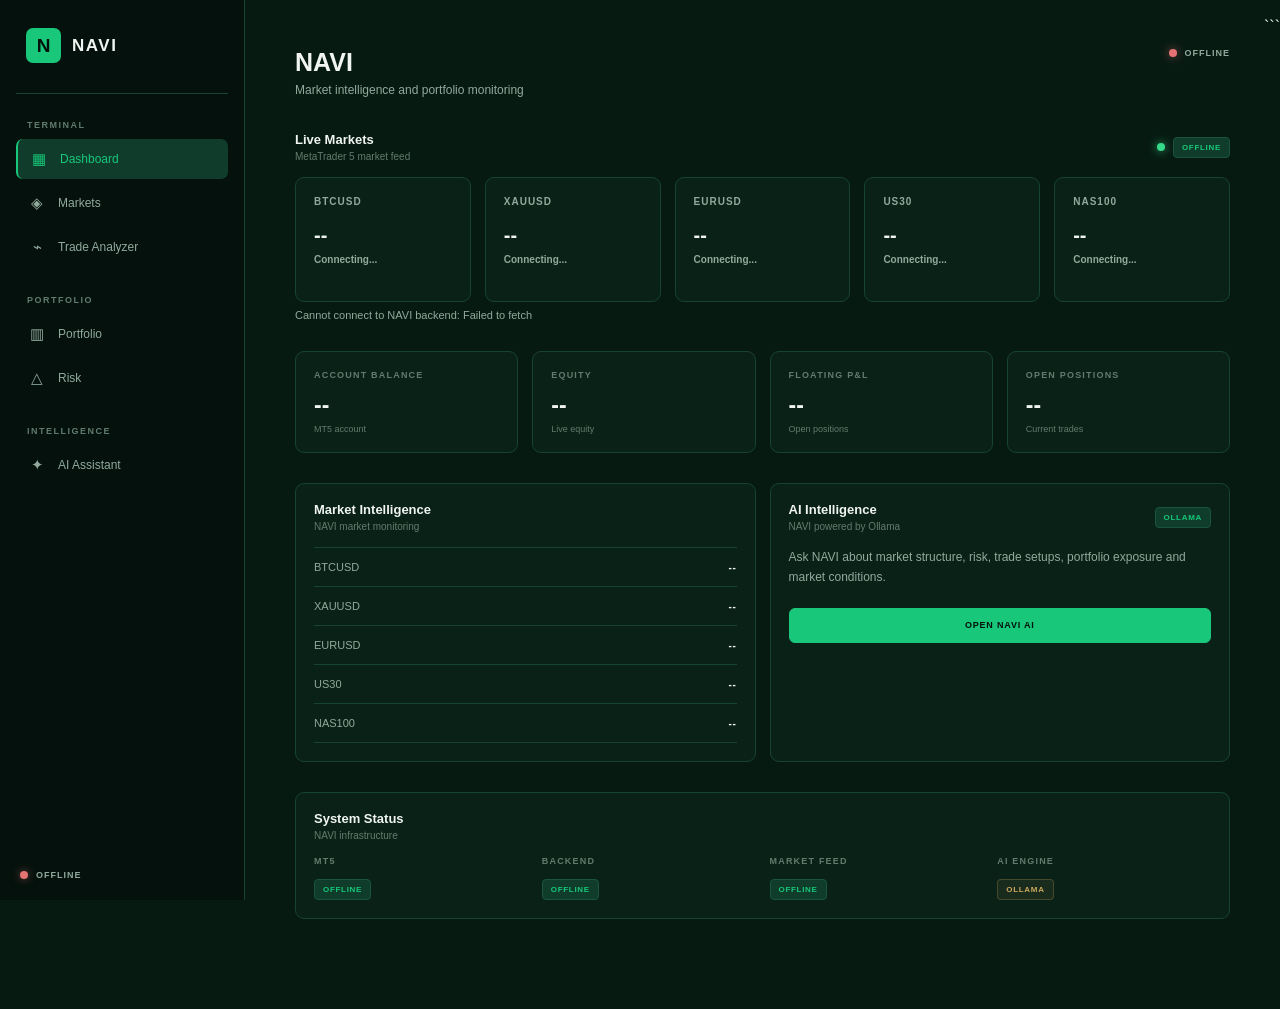
<file: index.html>
<!DOCTYPE html>

<html lang="en">

<head>
    <meta charset="UTF-8">
    <meta name="viewport" content="width=device-width, initial-scale=1.0">

```
<title>NAVI | Trading Intelligence</title>

<link rel="stylesheet" href="css/style.css">

<style>
    .live-indicator {
        display: flex;
        align-items: center;
        gap: 8px;
    }

    .live-dot {
        width: 8px;
        height: 8px;
        border-radius: 50%;
        background: #36d98a;
        box-shadow: 0 0 10px rgba(54, 217, 138, .8);
    }

    .connection-status {
        display: flex;
        align-items: center;
        gap: 8px;
    }

    .status-dot {
        width: 8px;
        height: 8px;
        border-radius: 50%;
        background: #e5a93d;
        box-shadow: 0 0 8px rgba(229, 169, 61, .5);
    }

    .status-dot.online {
        background: #36d98a;
        box-shadow: 0 0 10px rgba(54, 217, 138, .8);
    }

    .status-dot.offline {
        background: #e57373;
        box-shadow: 0 0 10px rgba(229, 115, 115, .6);
    }

    .status-dot.connecting {
        background: #e5a93d;
    }

    .market-change.live {
        color: #36d98a;
    }

    .market-change.error {
        color: #e57373;
    }

    .market-change.neutral {
        color: var(--text-secondary);
    }

    .price-up {
        color: #36d98a !important;
    }

    .price-down {
        color: #e57373 !important;
    }

    .price-flash {
        transition: color .2s ease;
    }

    .last-update {
        font-size: 11px;
        color: var(--text-secondary);
        margin-top: 7px;
    }

    .system-error {
        color: #e57373;
    }
</style>
```

</head>

<body>

<div class="app">

```
<!-- SIDEBAR -->
<aside class="sidebar">

    <div class="logo">
        <div class="logo-mark">N</div>
        <div class="logo-text">NAVI</div>
    </div>

    <div class="nav-section">

        <div class="nav-section-title">
            Terminal
        </div>

        <a href="index.html" class="nav-item active">
            <span class="nav-icon">▦</span>
            Dashboard
        </a>

        <a href="markets.html" class="nav-item">
            <span class="nav-icon">◈</span>
            Markets
        </a>

        <a href="analyzer.html" class="nav-item">
            <span class="nav-icon">⌁</span>
            Trade Analyzer
        </a>

    </div>

    <div class="nav-section">

        <div class="nav-section-title">
            Portfolio
        </div>

        <a href="portfolio.html" class="nav-item">
            <span class="nav-icon">▥</span>
            Portfolio
        </a>

        <a href="risk.html" class="nav-item">
            <span class="nav-icon">△</span>
            Risk
        </a>

    </div>

    <div class="nav-section">

        <div class="nav-section-title">
            Intelligence
        </div>

        <a href="ai.html" class="nav-item">
            <span class="nav-icon">✦</span>
            AI Assistant
        </a>

    </div>

    <div class="sidebar-status">

        <div class="connection-status">

            <span
                class="status-dot connecting"
                id="sidebar-status-dot">
            </span>

            <span id="sidebar-status">
                CONNECTING
            </span>

        </div>

    </div>

</aside>


<!-- MAIN -->
<main class="content">

    <!-- TOP BAR -->
    <header class="topbar">

        <div>

            <button
                class="mobile-menu"
                onclick="toggleSidebar()">
                ☰
            </button>

            <h1 class="page-title">
                NAVI
            </h1>

            <p class="page-subtitle">
                Market intelligence and portfolio monitoring
            </p>

        </div>

        <div class="connection-status">

            <span
                class="status-dot connecting"
                id="top-status-dot">
            </span>

            <span id="top-status">
                CONNECTING
            </span>

        </div>

    </header>


    <!-- LIVE MARKETS -->
    <section class="section">

        <div class="card-header">

            <div>

                <div class="card-title">
                    Live Markets
                </div>

                <div class="card-subtitle">
                    MetaTrader 5 market feed
                </div>

            </div>

            <div class="live-indicator">

                <span class="live-dot"></span>

                <span
                    class="badge badge-green"
                    id="market-live-badge">
                    CONNECTING
                </span>

            </div>

        </div>


        <div class="grid grid-5">

            <a
                href="markets.html?symbol=BTCUSD"
                class="card market-card">

                <div class="market-symbol">
                    BTCUSD
                </div>

                <div
                    class="market-price price-flash"
                    id="btc-price">
                    --
                </div>

                <div
                    class="market-change neutral"
                    id="btc-change">
                    Connecting...
                </div>

            </a>


            <a
                href="markets.html?symbol=XAUUSD"
                class="card market-card">

                <div class="market-symbol">
                    XAUUSD
                </div>

                <div
                    class="market-price price-flash"
                    id="xau-price">
                    --
                </div>

                <div
                    class="market-change neutral"
                    id="xau-change">
                    Connecting...
                </div>

            </a>


            <a
                href="markets.html?symbol=EURUSD"
                class="card market-card">

                <div class="market-symbol">
                    EURUSD
                </div>

                <div
                    class="market-price price-flash"
                    id="eur-price">
                    --
                </div>

                <div
                    class="market-change neutral"
                    id="eur-change">
                    Connecting...
                </div>

            </a>


            <a
                href="markets.html?symbol=US30"
                class="card market-card">

                <div class="market-symbol">
                    US30
                </div>

                <div
                    class="market-price price-flash"
                    id="us30-price">
                    --
                </div>

                <div
                    class="market-change neutral"
                    id="us30-change">
                    Connecting...
                </div>

            </a>


            <a
                href="markets.html?symbol=NAS100"
                class="card market-card">

                <div class="market-symbol">
                    NAS100
                </div>

                <div
                    class="market-price price-flash"
                    id="nas-price">
                    --
                </div>

                <div
                    class="market-change neutral"
                    id="nas-change">
                    Connecting...
                </div>

            </a>

        </div>


        <div
            class="last-update"
            id="market-update">
            Connecting to NAVI backend...
        </div>

    </section>


    <!-- ACCOUNT -->
    <section class="section">

        <div class="grid grid-4">

            <div class="card">

                <div class="metric-label">
                    ACCOUNT BALANCE
                </div>

                <div
                    class="metric-value"
                    id="balance">
                    --
                </div>

                <div class="metric-small">
                    MT5 account
                </div>

            </div>


            <div class="card">

                <div class="metric-label">
                    EQUITY
                </div>

                <div
                    class="metric-value"
                    id="equity">
                    --
                </div>

                <div class="metric-small">
                    Live equity
                </div>

            </div>


            <div class="card">

                <div class="metric-label">
                    FLOATING P&L
                </div>

                <div
                    class="metric-value"
                    id="floating-pnl">
                    --
                </div>

                <div class="metric-small">
                    Open positions
                </div>

            </div>


            <div class="card">

                <div class="metric-label">
                    OPEN POSITIONS
                </div>

                <div
                    class="metric-value"
                    id="open-positions">
                    --
                </div>

                <div class="metric-small">
                    Current trades
                </div>

            </div>

        </div>

    </section>


    <!-- MARKET INTELLIGENCE -->
    <section class="section">

        <div class="grid grid-2">

            <div class="card">

                <div class="card-header">

                    <div>

                        <div class="card-title">
                            Market Intelligence
                        </div>

                        <div class="card-subtitle">
                            NAVI market monitoring
                        </div>

                    </div>

                </div>


                <div class="analysis-panel">

                    <div class="analysis-row">
                        <span class="analysis-label">
                            BTCUSD
                        </span>

                        <span
                            class="analysis-value"
                            id="btc-trend">
                            --
                        </span>
                    </div>


                    <div class="analysis-row">
                        <span class="analysis-label">
                            XAUUSD
                        </span>

                        <span
                            class="analysis-value"
                            id="xau-trend">
                            --
                        </span>
                    </div>


                    <div class="analysis-row">
                        <span class="analysis-label">
                            EURUSD
                        </span>

                        <span
                            class="analysis-value"
                            id="eur-trend">
                            --
                        </span>
                    </div>


                    <div class="analysis-row">
                        <span class="analysis-label">
                            US30
                        </span>

                        <span
                            class="analysis-value"
                            id="us30-trend">
                            --
                        </span>
                    </div>


                    <div class="analysis-row">
                        <span class="analysis-label">
                            NAS100
                        </span>

                        <span
                            class="analysis-value"
                            id="nas-trend">
                            --
                        </span>
                    </div>

                </div>

            </div>


            <!-- AI -->
            <div class="card">

                <div class="card-header">

                    <div>

                        <div class="card-title">
                            AI Intelligence
                        </div>

                        <div class="card-subtitle">
                            NAVI powered by Ollama
                        </div>

                    </div>

                    <span class="badge badge-green">
                        OLLAMA
                    </span>

                </div>


                <p
                    style="
                    color:var(--text-secondary);
                    font-size:12px;
                    line-height:1.7;
                    margin-bottom:20px;
                    ">

                    Ask NAVI about market structure,
                    risk, trade setups, portfolio exposure
                    and market conditions.

                </p>


                <a
                    href="ai.html"
                    class="btn btn-primary"
                    style="width:100%;">

                    OPEN NAVI AI

                </a>

            </div>

        </div>

    </section>


    <!-- SYSTEM STATUS -->
    <section class="section">

        <div class="card">

            <div class="card-header">

                <div>

                    <div class="card-title">
                        System Status
                    </div>

                    <div class="card-subtitle">
                        NAVI infrastructure
                    </div>

                </div>

            </div>


            <div class="grid grid-4">

                <div>

                    <div class="metric-label">
                        MT5
                    </div>

                    <span
                        class="badge badge-green"
                        id="mt5-status">
                        CONNECTING
                    </span>

                </div>


                <div>

                    <div class="metric-label">
                        BACKEND
                    </div>

                    <span
                        class="badge badge-green"
                        id="backend-status">
                        CONNECTING
                    </span>

                </div>


                <div>

                    <div class="metric-label">
                        MARKET FEED
                    </div>

                    <span
                        class="badge badge-green"
                        id="feed-status">
                        CONNECTING
                    </span>

                </div>


                <div>

                    <div class="metric-label">
                        AI ENGINE
                    </div>

                    <span class="badge badge-gold">
                        OLLAMA
                    </span>

                </div>

            </div>

        </div>

    </section>

</main>
```

</div>

<script>

/* =========================================================
   NAVI DASHBOARD
   ========================================================= */

/*
   IMPORTANT:
   This is the only place where the backend address is defined.

   If your FastAPI backend is running on another port,
   change only this line.
*/

const API_URL = "http://127.0.0.1:8000";


/* =========================================================
   CONFIGURATION
   ========================================================= */

const marketConfig = {

    BTCUSD: {
        price: "btc-price",
        change: "btc-change",
        trend: "btc-trend"
    },

    XAUUSD: {
        price: "xau-price",
        change: "xau-change",
        trend: "xau-trend"
    },

    EURUSD: {
        price: "eur-price",
        change: "eur-change",
        trend: "eur-trend"
    },

    US30: {
        price: "us30-price",
        change: "us30-change",
        trend: "us30-trend"
    },

    NAS100: {
        price: "nas-price",
        change: "nas-change",
        trend: "nas-trend"
    }

};


const previousPrices = {};

let marketRequestRunning = false;
let accountRequestRunning = false;


/* =========================================================
   DOM HELPER
   ========================================================= */

function $(id) {

    return document.getElementById(id);

}


/* =========================================================
   API REQUEST
   ========================================================= */

async function apiRequest(endpoint) {

    const controller =
        new AbortController();

    const timeout =
        setTimeout(
            () => controller.abort(),
            5000
        );

    try {

        const response =
            await fetch(
                `${API_URL}${endpoint}`,
                {
                    method: "GET",
                    cache: "no-store",
                    headers: {
                        "Accept": "application/json"
                    },
                    signal: controller.signal
                }
            );


        if (!response.ok) {

            throw new Error(
                `${endpoint} returned HTTP ${response.status}`
            );

        }


        return await response.json();

    }

    finally {

        clearTimeout(timeout);

    }

}


/* =========================================================
   NUMBER HELPERS
   ========================================================= */

function safeNumber(value, fallback = null) {

    const number =
        Number(value);

    return Number.isFinite(number)
        ? number
        : fallback;

}


function formatMoney(value) {

    const number =
        safeNumber(value);

    if (number === null) {

        return "--";

    }

    return "$" +
        number.toLocaleString(
            "en-US",
            {
                minimumFractionDigits: 2,
                maximumFractionDigits: 2
            }
        );

}


/* =========================================================
   PRICE FORMAT
   ========================================================= */

function formatPrice(symbol, price) {

    const number =
        safeNumber(price);

    if (number === null) {

        return "--";

    }


    if (symbol === "EURUSD") {

        return number.toFixed(5);

    }


    if (symbol === "XAUUSD") {

        return number.toFixed(2);

    }


    return number.toFixed(2);

}


/* =========================================================
   STATUS
   ========================================================= */

function setStatus(type, text) {

    const sidebarDot =
        $("sidebar-status-dot");

    const topDot =
        $("top-status-dot");


    sidebarDot.className =
        "status-dot " + type;

    topDot.className =
        "status-dot " + type;


    $("sidebar-status").textContent =
        text;

    $("top-status").textContent =
        text;

}


function setBackendStatus(online) {

    const element =
        $("backend-status");

    element.textContent =
        online
            ? "ONLINE"
            : "OFFLINE";

}


function setMT5Status(status) {

    $("mt5-status").textContent =
        status;

}


function setFeedStatus(status) {

    $("feed-status").textContent =
        status;

}


/* =========================================================
   MARKET UPDATE
   ========================================================= */

function updateMarketCard(symbol, market) {

    const config =
        marketConfig[symbol];

    if (!config) {

        return;

    }


    const priceElement =
        $(config.price);

    const changeElement =
        $(config.change);

    const trendElement =
        $(config.trend);


    if (!priceElement) {

        return;

    }


    /*
       Accept several possible backend formats.
    */

    const price =
        safeNumber(
            market?.price ??
            market?.last ??
            market?.bid ??
            market?.close
        );


    if (price === null) {

        priceElement.textContent =
            "--";

        changeElement.textContent =
            "NO DATA";

        changeElement.className =
            "market-change error";

        trendElement.textContent =
            "NO DATA";

        return;

    }


    const previous =
        previousPrices[symbol];


    priceElement.textContent =
        formatPrice(
            symbol,
            price
        );


    priceElement.classList.remove(
        "price-up",
        "price-down"
    );


    if (
        previous !== undefined &&
        price > previous
    ) {

        priceElement.classList.add(
            "price-up"
        );

        changeElement.textContent =
            "▲ PRICE RISING";

        changeElement.className =
            "market-change live";

        trendElement.textContent =
            "RISING";

    }

    else if (
        previous !== undefined &&
        price < previous
    ) {

        priceElement.classList.add(
            "price-down"
        );

        changeElement.textContent =
            "▼ PRICE FALLING";

        changeElement.className =
            "market-change error";

        trendElement.textContent =
            "FALLING";

    }

    else {

        changeElement.textContent =
            "● LIVE";

        changeElement.className =
            "market-change live";

        trendElement.textContent =
            "STABLE";

    }


    previousPrices[symbol] =
        price;

}


/* =========================================================
   MARKETS
   ========================================================= */

async function loadMarkets() {

    if (marketRequestRunning) {

        return;

    }


    marketRequestRunning = true;


    try {

        const data =
            await apiRequest(
                "/markets"
            );


        setBackendStatus(true);


        /*
           Accept:

           {
               status: "LIVE",
               markets: {...}
           }

           or simply:

           {
               markets: {...}
           }
        */

        const markets =
            data?.markets ??
            data?.data ??
            data;


        if (
            markets &&
            typeof markets === "object"
        ) {

            let liveCount = 0;


            Object.keys(
                marketConfig
            ).forEach(
                symbol => {

                    const market =
                        markets[symbol];

                    if (market) {

                        updateMarketCard(
                            symbol,
                            market
                        );

                        const price =
                            safeNumber(
                                market?.price ??
                                market?.last ??
                                market?.bid ??
                                market?.close
                            );

                        if (
                            price !== null
                        ) {

                            liveCount++;

                        }

                    }

                }
            );


            if (liveCount > 0) {

                setFeedStatus("LIVE");
                setMT5Status("CONNECTED");

                $("market-live-badge")
                    .textContent = "LIVE";

                $("market-update")
                    .textContent =
                    "MT5 market feed updated • " +
                    new Date()
                        .toLocaleTimeString();

                setStatus(
                    "online",
                    "LIVE"
                );

            }

            else {

                setFeedStatus(
                    "NO DATA"
                );

                setMT5Status(
                    "CONNECTED"
                );

                $("market-live-badge")
                    .textContent =
                    "NO DATA";

                $("market-update")
                    .textContent =
                    "Backend connected, but MT5 returned no market prices.";

                setStatus(
                    "online",
                    "BACKEND ONLINE"
                );

            }

        }

        else {

            setFeedStatus(
                "NO DATA"
            );

            setStatus(
                "online",
                "BACKEND ONLINE"
            );

        }

    }

    catch (error) {

        console.error(
            "NAVI /markets error:",
            error
        );


        setBackendStatus(false);

        setMT5Status(
            "OFFLINE"
        );

        setFeedStatus(
            "OFFLINE"
        );

        $("market-live-badge")
            .textContent =
            "OFFLINE";

        $("market-update")
            .textContent =
            "Cannot connect to NAVI backend: " +
            error.message;


        setStatus(
            "offline",
            "OFFLINE"
        );

    }

    finally {

        marketRequestRunning =
            false;

    }

}


/* =========================================================
   ACCOUNT
   ========================================================= */

async function loadAccount() {

    if (accountRequestRunning) {

        return;

    }


    accountRequestRunning = true;


    try {

        const data =
            await apiRequest(
                "/account"
            );


        setBackendStatus(true);


        const account =
            data?.account ??
            data?.data ??
            data;


        if (!account) {

            throw new Error(
                "Account data is empty"
            );

        }


        $("balance").textContent =
            formatMoney(
                account.balance
            );


        $("equity").textContent =
            formatMoney(
                account.equity
            );


        const pnl =
            safeNumber(
                account.profit ??
                account.pnl ??
                account.floating_pnl
            );


        const pnlElement =
            $("floating-pnl");


        pnlElement.textContent =
            pnl === null
                ? "--"
                : (
                    (pnl >= 0 ? "+" : "-") +
                    formatMoney(
                        Math.abs(pnl)
                    )
                );


        pnlElement.classList.remove(
            "positive",
            "price-down"
        );


        if (pnl !== null) {

            if (pnl >= 0) {

                pnlElement.classList.add(
                    "positive"
                );

            }

            else {

                pnlElement.classList.add(
                    "price-down"
                );

            }

        }


        await loadPositions();

    }

    catch (error) {

        console.error(
            "NAVI /account error:",
            error
        );


        /*
           Do NOT destroy the existing values
           when one request temporarily fails.
        */

        $("balance").textContent =
            $("balance").textContent === "--"
                ? "--"
                : $("balance").textContent;

    }

    finally {

        accountRequestRunning =
            false;

    }

}


/* =========================================================
   POSITIONS
   ========================================================= */

async function loadPositions() {

    try {

        const data =
            await apiRequest(
                "/positions"
            );


        const count =
            data?.count ??
            data?.total ??
            (
                Array.isArray(
                    data?.positions
                )
                    ? data.positions.length
                    : null
            );


        $("open-positions").textContent =
            count === null
                ? "--"
                : count;

    }

    catch (error) {

        console.error(
            "NAVI /positions error:",
            error
        );

        $("open-positions").textContent =
            "--";

    }

}


/* =========================================================
   HEALTH CHECK
   ========================================================= */

async function checkBackend() {

    try {

        /*
           Try the root endpoint first.
        */

        const response =
            await fetch(
                API_URL,
                {
                    cache: "no-store"
                }
            );


        if (response.ok) {

            setBackendStatus(true);

            return true;

        }

    }

    catch (error) {

        console.warn(
            "Root backend check failed:",
            error
        );

    }


    return false;

}


/* =========================================================
   INITIALIZE
   ========================================================= */

async function initializeNAVI() {

    setStatus(
        "connecting",
        "CONNECTING"
    );


    await checkBackend();


    /*
       Run these independently.
       If one endpoint fails, the others
       can still display data.
    */

    await Promise.allSettled([
        loadMarkets(),
        loadAccount()
    ]);

}


/* =========================================================
   REFRESH
   ========================================================= */

setInterval(
    loadMarkets,
    1000
);


setInterval(
    loadAccount,
    2000
);


/* =========================================================
   START
   ========================================================= */

initializeNAVI();


/* =========================================================
   MOBILE SIDEBAR
   ========================================================= */

function toggleSidebar() {

    const sidebar =
        document.querySelector(
            ".sidebar"
        );


    if (sidebar) {

        sidebar.classList.toggle(
            "open"
        );

    }

}

</script>

</body>
</html>
</file>
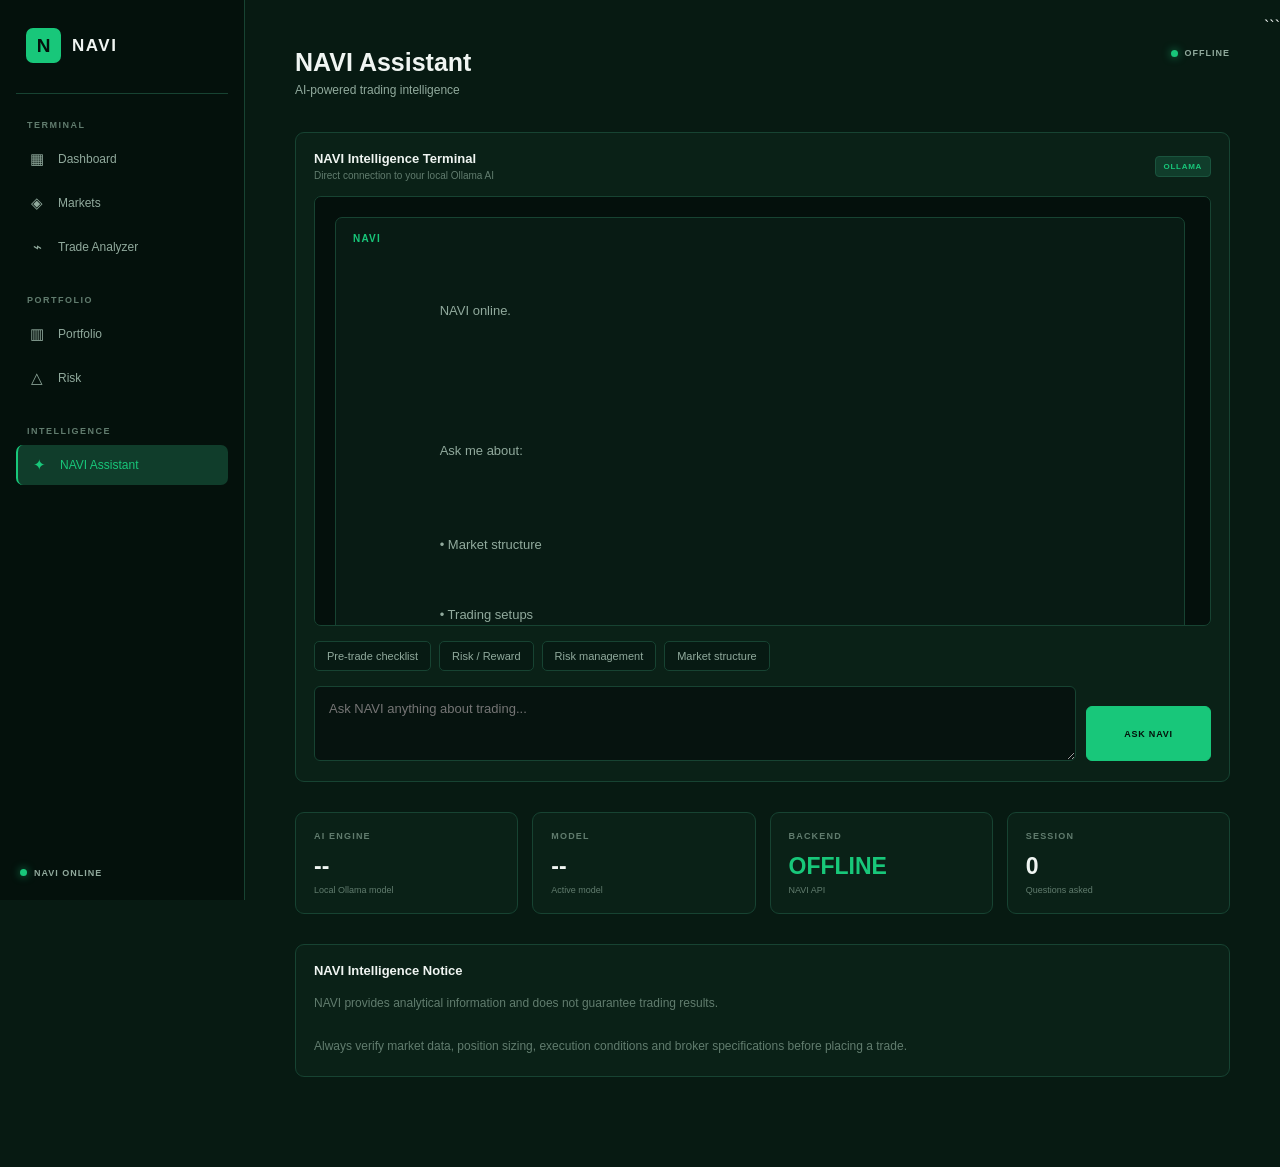
<file: ai.html>
<!DOCTYPE html>

<html lang="en">

<head>
    <meta charset="UTF-8">
    <meta name="viewport" content="width=device-width, initial-scale=1.0">

```
<title>NAVI | AI Assistant</title>

<link rel="stylesheet" href="css/style.css">
```

</head>

<body>

<div class="app">

```
<!-- SIDEBAR -->
<aside class="sidebar">

    <div class="logo">
        <div class="logo-mark">N</div>
        <div class="logo-text">NAVI</div>
    </div>

    <div class="nav-section">

        <div class="nav-section-title">
            Terminal
        </div>

        <a href="index.html" class="nav-item">
            <span class="nav-icon">▦</span>
            Dashboard
        </a>

        <a href="markets.html" class="nav-item">
            <span class="nav-icon">◈</span>
            Markets
        </a>

        <a href="analyzer.html" class="nav-item">
            <span class="nav-icon">⌁</span>
            Trade Analyzer
        </a>

    </div>

    <div class="nav-section">

        <div class="nav-section-title">
            Portfolio
        </div>

        <a href="portfolio.html" class="nav-item">
            <span class="nav-icon">▥</span>
            Portfolio
        </a>

        <a href="risk.html" class="nav-item">
            <span class="nav-icon">△</span>
            Risk
        </a>

    </div>

    <div class="nav-section">

        <div class="nav-section-title">
            Intelligence
        </div>

        <a href="ai.html" class="nav-item active">
            <span class="nav-icon">✦</span>
            NAVI Assistant
        </a>

    </div>

    <div class="sidebar-status">

        <div class="connection-status">

            <span class="status-dot"></span>

            NAVI ONLINE

        </div>

    </div>

</aside>


<!-- MAIN CONTENT -->
<main class="content">

    <!-- HEADER -->
    <header class="topbar">

        <div>

            <button
                class="mobile-menu"
                onclick="toggleSidebar()">
                ☰
            </button>

            <h1 class="page-title">
                NAVI Assistant
            </h1>

            <p class="page-subtitle">
                AI-powered trading intelligence
            </p>

        </div>

        <div class="connection-status">

            <span
                class="status-dot"
                id="status-dot">
            </span>

            <span id="status-text">
                CHECKING
            </span>

        </div>

    </header>


    <!-- AI TERMINAL -->
    <section class="section">

        <div class="card ai-terminal">

            <div class="card-header">

                <div>

                    <div class="card-title">
                        NAVI Intelligence Terminal
                    </div>

                    <div class="card-subtitle">
                        Direct connection to your local Ollama AI
                    </div>

                </div>

                <span class="badge badge-green">
                    OLLAMA
                </span>

            </div>


            <!-- CHAT AREA -->
            <div
                id="chat"
                class="chat-area">

                <div class="message navi-message">

                    <div class="message-label">
                        NAVI
                    </div>

                    <div class="message-content">

                        NAVI online.

                        <br><br>

                        Ask me about:

                        <br>
                        • Market structure
                        <br>
                        • Trading setups
                        <br>
                        • Risk management
                        <br>
                        • Risk/reward
                        <br>
                        • Portfolio exposure
                        <br>
                        • BTCUSD, XAUUSD, EURUSD
                        <br>
                        • US30 and NAS100
                        <br>
                        • Trading psychology
                        <br>
                        • Your trading plan

                    </div>

                </div>

            </div>


            <!-- QUICK QUESTIONS -->
            <div class="quick-questions">

                <button
                    onclick="askQuick(
                        'What should I check before entering a trade?'
                    )">
                    Pre-trade checklist
                </button>

                <button
                    onclick="askQuick(
                        'Explain risk reward ratio to me.'
                    )">
                    Risk / Reward
                </button>

                <button
                    onclick="askQuick(
                        'How should I manage risk on my trading account?'
                    )">
                    Risk management
                </button>

                <button
                    onclick="askQuick(
                        'Explain market structure in simple terms.'
                    )">
                    Market structure
                </button>

            </div>


            <!-- INPUT -->
            <div class="chat-input-area">

                <textarea
                    id="question"
                    placeholder="Ask NAVI anything about trading..."
                    rows="3"
                    onkeydown="handleEnter(event)"
                ></textarea>

                <button
                    class="btn btn-primary send-button"
                    onclick="sendQuestion()">

                    ASK NAVI

                </button>

            </div>

        </div>

    </section>


    <!-- AI STATUS -->
    <section class="section">

        <div class="grid grid-4">

            <div class="card">

                <div class="metric-label">
                    AI ENGINE
                </div>

                <div
                    class="metric-value"
                    id="engine">
                    --
                </div>

                <div class="metric-small">
                    Local Ollama model
                </div>

            </div>


            <div class="card">

                <div class="metric-label">
                    MODEL
                </div>

                <div
                    class="metric-value"
                    id="model">
                    --
                </div>

                <div class="metric-small">
                    Active model
                </div>

            </div>


            <div class="card">

                <div class="metric-label">
                    BACKEND
                </div>

                <div
                    class="metric-value positive"
                    id="backend-status">
                    CHECKING
                </div>

                <div class="metric-small">
                    NAVI API
                </div>

            </div>


            <div class="card">

                <div class="metric-label">
                    SESSION
                </div>

                <div
                    class="metric-value"
                    id="message-count">
                    0
                </div>

                <div class="metric-small">
                    Questions asked
                </div>

            </div>

        </div>

    </section>


    <!-- DISCLAIMER -->
    <section class="section">

        <div class="card">

            <div class="card-title">
                NAVI Intelligence Notice
            </div>

            <p class="notice">

                NAVI provides analytical information and
                does not guarantee trading results.

                <br><br>

                Always verify market data, position sizing,
                execution conditions and broker specifications
                before placing a trade.

            </p>

        </div>

    </section>

</main>
```

</div>

<script>

/* ==========================================
   NAVI AI CONFIGURATION
========================================== */

const BACKEND_URL =
    "http://127.0.0.1:8000";


let messageCount = 0;


/* ==========================================
   CHECK BACKEND
========================================== */

async function checkBackend() {

    try {

        const response =
            await fetch(
                BACKEND_URL + "/"
            );

        if (!response.ok) {

            throw new Error(
                "Backend unavailable"
            );

        }

        const data =
            await response.json();


        document.getElementById(
            "status-text"
        ).textContent =
            "NAVI ONLINE";


        document.getElementById(
            "backend-status"
        ).textContent =
            "ONLINE";


        document.getElementById(
            "engine"
        ).textContent =
            "OLLAMA";


        document.getElementById(
            "model"
        ).textContent =
            data.ollama_model ||
            "llama3.2";


    } catch (error) {

        document.getElementById(
            "status-text"
        ).textContent =
            "OFFLINE";


        document.getElementById(
            "backend-status"
        ).textContent =
            "OFFLINE";


        document.getElementById(
            "engine"
        ).textContent =
            "--";


        document.getElementById(
            "model"
        ).textContent =
            "--";

    }

}


/* ==========================================
   SEND QUESTION
========================================== */

async function sendQuestion() {

    const input =
        document.getElementById(
            "question"
        );


    const question =
        input.value.trim();


    if (!question) {

        return;

    }


    addMessage(
        "YOU",
        question,
        "user-message"
    );


    input.value = "";


    const loadingId =
        addMessage(
            "NAVI",
            "Analyzing...",
            "navi-message loading-message"
        );


    try {

        /*
            We use /chat if your backend
            supports it.

            If not, NAVI will tell you
            exactly what endpoint is missing.
        */

        const response =
            await fetch(
                BACKEND_URL + "/chat",
                {

                    method: "POST",

                    headers: {
                        "Content-Type":
                            "application/json"
                    },

                    body: JSON.stringify({

                        question:
                            question

                    })

                }
            );


        const data =
            await response.json();


        if (!response.ok) {

            throw new Error(
                data.details ||
                data.error ||
                "AI request failed"
            );

        }


        removeMessage(
            loadingId
        );


        const answer =
            data.response ||
            data.analysis ||
            data.answer ||
            "NAVI returned no response.";


        addMessage(
            "NAVI",
            answer,
            "navi-message"
        );


        messageCount++;


        document.getElementById(
            "message-count"
        ).textContent =
            messageCount;


    } catch (error) {

        removeMessage(
            loadingId
        );


        addMessage(
            "NAVI",
            "Connection error: " +
            error.message,
            "navi-message error-message"
        );

    }

}


/* ==========================================
   ADD MESSAGE
========================================== */

function addMessage(
    sender,
    text,
    className
) {

    const chat =
        document.getElementById(
            "chat"
        );


    const wrapper =
        document.createElement(
            "div"
        );


    wrapper.className =
        "message " +
        className;


    const id =
        "message-" +
        Date.now() +
        Math.random()
            .toString(36)
            .substring(2);


    wrapper.id = id;


    const label =
        document.createElement(
            "div"
        );


    label.className =
        "message-label";


    label.textContent =
        sender;


    const content =
        document.createElement(
            "div"
        );


    content.className =
        "message-content";


    content.textContent =
        text;


    wrapper.appendChild(
        label
    );


    wrapper.appendChild(
        content
    );


    chat.appendChild(
        wrapper
    );


    chat.scrollTop =
        chat.scrollHeight;


    return id;

}


/* ==========================================
   REMOVE MESSAGE
========================================== */

function removeMessage(
    id
) {

    const element =
        document.getElementById(
            id
        );


    if (element) {

        element.remove();

    }

}


/* ==========================================
   QUICK QUESTIONS
========================================== */

function askQuick(
    question
) {

    document.getElementById(
        "question"
    ).value =
        question;


    sendQuestion();

}


/* ==========================================
   ENTER KEY
========================================== */

function handleEnter(
    event
) {

    /*
        Enter = send
        Shift + Enter = new line
    */

    if (
        event.key === "Enter" &&
        !event.shiftKey
    ) {

        event.preventDefault();

        sendQuestion();

    }

}


/* ==========================================
   MOBILE SIDEBAR
========================================== */

function toggleSidebar() {

    document
        .querySelector(
            ".sidebar"
        )
        .classList
        .toggle(
            "open"
        );

}


/* ==========================================
   START
========================================== */

checkBackend();

</script>

<style>

/* ==========================================
   AI TERMINAL
========================================== */

.ai-terminal {
    min-height: 650px;
}


.chat-area {

    height: 430px;

    overflow-y: auto;

    padding: 20px;

    margin-bottom: 15px;

    background:
        #04100c;

    border:
        1px solid var(--border);

    border-radius:
        7px;

}


.message {

    max-width:
        850px;

    margin-bottom:
        20px;

    padding:
        15px 17px;

    border-radius:
        7px;

}


.navi-message {

    background:
        #081b14;

    border:
        1px solid #174332;

}


.user-message {

    background:
        #0b261c;

    border:
        1px solid #20563f;

    margin-left:
        auto;

}


.message-label {

    font-size:
        10px;

    font-weight:
        700;

    letter-spacing:
        .12em;

    color:
        var(--green);

    margin-bottom:
        8px;

}


.user-message .message-label {

    color:
        var(--gold);

}


.message-content {

    color:
        var(--text-secondary);

    font-size:
        13px;

    line-height:
        1.8;

    white-space:
        pre-wrap;

}


/* ==========================================
   QUICK QUESTIONS
========================================== */

.quick-questions {

    display:
        flex;

    gap:
        8px;

    flex-wrap:
        wrap;

    margin-bottom:
        15px;

}


.quick-questions button {

    background:
        #071a13;

    color:
        var(--text-secondary);

    border:
        1px solid var(--border);

    border-radius:
        5px;

    padding:
        8px 12px;

    font-size:
        11px;

    cursor:
        pointer;

}


.quick-questions button:hover {

    border-color:
        var(--green);

    color:
        var(--green);

}


/* ==========================================
   INPUT
========================================== */

.chat-input-area {

    display:
        flex;

    gap:
        10px;

    align-items:
        flex-end;

}


.chat-input-area textarea {

    flex:
        1;

    resize:
        vertical;

    min-height:
        55px;

    max-height:
        180px;

    box-sizing:
        border-box;

    background:
        #06130f;

    color:
        var(--text-primary);

    border:
        1px solid var(--border);

    border-radius:
        6px;

    padding:
        14px;

    font-family:
        inherit;

    font-size:
        13px;

    outline:
        none;

}


.chat-input-area textarea:focus {

    border-color:
        var(--green);

}


.send-button {

    min-width:
        125px;

    height:
        55px;

}


/* ==========================================
   NOTICE
========================================== */

.notice {

    color:
        var(--text-muted);

    font-size:
        12px;

    line-height:
        1.8;

    margin-top:
        15px;

}


/* ==========================================
   ERROR
========================================== */

.error-message {

    border-color:
        #63363a;

    background:
        #1b0c0e;

}


.loading-message {

    opacity:
        .65;

}


/* ==========================================
   MOBILE
========================================== */

@media(max-width:700px) {

    .chat-input-area {

        flex-direction:
            column;

        align-items:
            stretch;

    }


    .send-button {

        width:
            100%;

    }


    .chat-area {

        height:
            400px;

    }

}

</style>

</body>

</html>
</file>
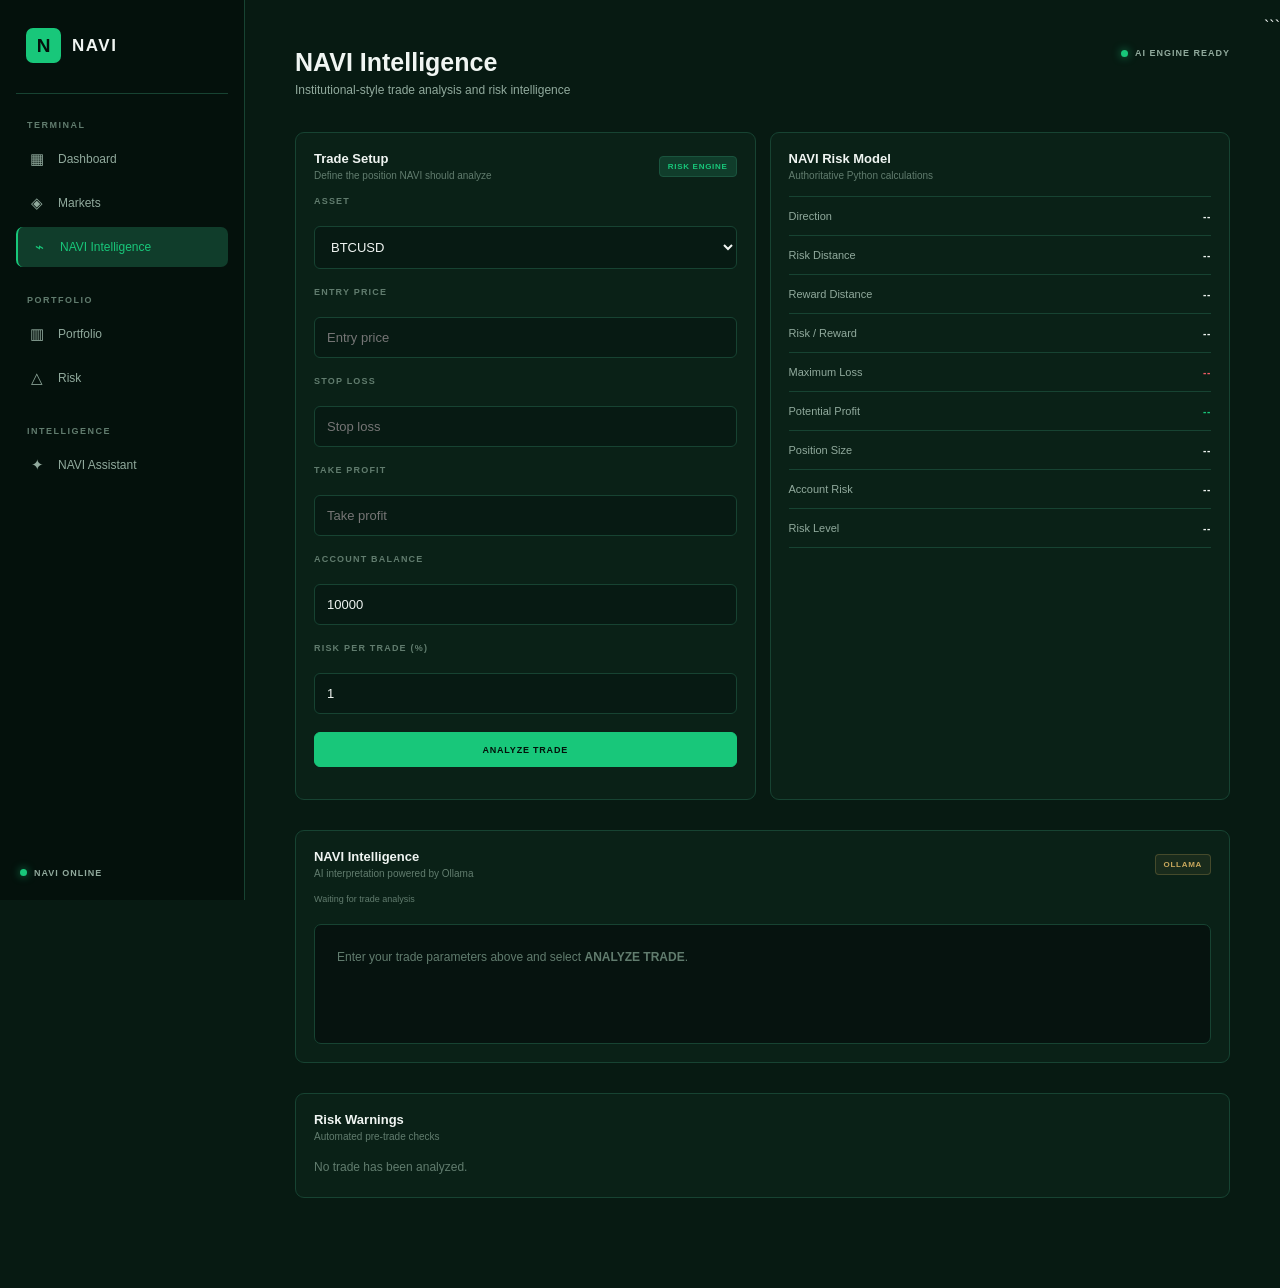
<file: analyzer.html>
<!DOCTYPE html>

<html lang="en">

<head>

```
<meta charset="UTF-8">

<meta
    name="viewport"
    content="width=device-width, initial-scale=1.0"
>

<title>NAVI | Intelligence</title>

<link
    rel="stylesheet"
    href="css/style.css"
>
```

</head>

<body>

<div class="app">

```
<!-- =========================
     SIDEBAR
========================== -->

<aside class="sidebar">

    <div class="logo">

        <div class="logo-mark">
            N
        </div>

        <div class="logo-text">
            NAVI
        </div>

    </div>


    <div class="nav-section">

        <div class="nav-section-title">
            Terminal
        </div>


        <a
            href="index.html"
            class="nav-item"
        >
            <span class="nav-icon">▦</span>
            Dashboard
        </a>


        <a
            href="markets.html"
            class="nav-item"
        >
            <span class="nav-icon">◈</span>
            Markets
        </a>


        <a
            href="analyzer.html"
            class="nav-item active"
        >
            <span class="nav-icon">⌁</span>
            NAVI Intelligence
        </a>

    </div>


    <div class="nav-section">

        <div class="nav-section-title">
            Portfolio
        </div>


        <a
            href="portfolio.html"
            class="nav-item"
        >
            <span class="nav-icon">▥</span>
            Portfolio
        </a>


        <a
            href="risk.html"
            class="nav-item"
        >
            <span class="nav-icon">△</span>
            Risk
        </a>

    </div>


    <div class="nav-section">

        <div class="nav-section-title">
            Intelligence
        </div>


        <a
            href="ai.html"
            class="nav-item"
        >
            <span class="nav-icon">✦</span>
            NAVI Assistant
        </a>

    </div>


    <div class="sidebar-status">

        <div class="connection-status">

            <span class="status-dot"></span>

            NAVI ONLINE

        </div>

    </div>

</aside>



<!-- =========================
     MAIN CONTENT
========================== -->

<main class="content">


    <!-- HEADER -->

    <header class="topbar">

        <div>

            <button
                class="mobile-menu"
                onclick="toggleSidebar()"
            >
                ☰
            </button>


            <h1 class="page-title">
                NAVI Intelligence
            </h1>


            <p class="page-subtitle">
                Institutional-style trade analysis and risk intelligence
            </p>

        </div>


        <div class="connection-status">

            <span class="status-dot"></span>

            AI ENGINE READY

        </div>

    </header>



    <!-- =========================
         ANALYSIS INPUT
    ========================== -->

    <section class="section">

        <div class="grid grid-2">


            <!-- TRADE INPUT -->

            <div class="card">

                <div class="card-header">

                    <div>

                        <div class="card-title">
                            Trade Setup
                        </div>

                        <div class="card-subtitle">
                            Define the position NAVI should analyze
                        </div>

                    </div>


                    <span class="badge badge-green">
                        RISK ENGINE
                    </span>

                </div>


                <div class="form-group">

                    <label class="metric-label">
                        ASSET
                    </label>

                    <select
                        id="asset"
                        class="navi-input"
                    >

                        <option value="BTCUSD">
                            BTCUSD
                        </option>

                        <option value="XAUUSD">
                            XAUUSD
                        </option>

                        <option value="EURUSD">
                            EURUSD
                        </option>

                        <option value="US30">
                            US30
                        </option>

                        <option value="NAS100">
                            NAS100
                        </option>

                    </select>

                </div>


                <div class="form-group">

                    <label class="metric-label">
                        ENTRY PRICE
                    </label>

                    <input
                        id="entry"
                        class="navi-input"
                        type="number"
                        step="0.01"
                        placeholder="Entry price"
                    >

                </div>


                <div class="form-group">

                    <label class="metric-label">
                        STOP LOSS
                    </label>

                    <input
                        id="stop-loss"
                        class="navi-input"
                        type="number"
                        step="0.01"
                        placeholder="Stop loss"
                    >

                </div>


                <div class="form-group">

                    <label class="metric-label">
                        TAKE PROFIT
                    </label>

                    <input
                        id="take-profit"
                        class="navi-input"
                        type="number"
                        step="0.01"
                        placeholder="Take profit"
                    >

                </div>


                <div class="form-group">

                    <label class="metric-label">
                        ACCOUNT BALANCE
                    </label>

                    <input
                        id="balance"
                        class="navi-input"
                        type="number"
                        value="10000"
                        step="0.01"
                    >

                </div>


                <div class="form-group">

                    <label class="metric-label">
                        RISK PER TRADE (%)
                    </label>

                    <input
                        id="risk"
                        class="navi-input"
                        type="number"
                        value="1"
                        min="0.01"
                        step="0.1"
                    >

                </div>


                <button
                    class="btn btn-primary"
                    onclick="analyzeTrade()"
                    id="analyze-button"
                    style="width:100%;"
                >
                    ANALYZE TRADE
                </button>


                <div
                    id="input-error"
                    class="error-message"
                ></div>

            </div>



            <!-- CALCULATIONS -->

            <div class="card">

                <div class="card-header">

                    <div>

                        <div class="card-title">
                            NAVI Risk Model
                        </div>

                        <div class="card-subtitle">
                            Authoritative Python calculations
                        </div>

                    </div>

                </div>


                <div class="analysis-panel">


                    <div class="analysis-row">

                        <span class="analysis-label">
                            Direction
                        </span>

                        <span
                            class="analysis-value"
                            id="direction"
                        >
                            --
                        </span>

                    </div>


                    <div class="analysis-row">

                        <span class="analysis-label">
                            Risk Distance
                        </span>

                        <span
                            class="analysis-value"
                            id="risk-distance"
                        >
                            --
                        </span>

                    </div>


                    <div class="analysis-row">

                        <span class="analysis-label">
                            Reward Distance
                        </span>

                        <span
                            class="analysis-value"
                            id="reward-distance"
                        >
                            --
                        </span>

                    </div>


                    <div class="analysis-row">

                        <span class="analysis-label">
                            Risk / Reward
                        </span>

                        <span
                            class="analysis-value"
                            id="risk-reward"
                        >
                            --
                        </span>

                    </div>


                    <div class="analysis-row">

                        <span class="analysis-label">
                            Maximum Loss
                        </span>

                        <span
                            class="analysis-value negative"
                            id="maximum-loss"
                        >
                            --
                        </span>

                    </div>


                    <div class="analysis-row">

                        <span class="analysis-label">
                            Potential Profit
                        </span>

                        <span
                            class="analysis-value positive"
                            id="potential-profit"
                        >
                            --
                        </span>

                    </div>


                    <div class="analysis-row">

                        <span class="analysis-label">
                            Position Size
                        </span>

                        <span
                            class="analysis-value"
                            id="position-size"
                        >
                            --
                        </span>

                    </div>


                    <div class="analysis-row">

                        <span class="analysis-label">
                            Account Risk
                        </span>

                        <span
                            class="analysis-value"
                            id="account-risk"
                        >
                            --
                        </span>

                    </div>


                    <div class="analysis-row">

                        <span class="analysis-label">
                            Risk Level
                        </span>

                        <span
                            class="analysis-value"
                            id="risk-level"
                        >
                            --
                        </span>

                    </div>

                </div>

            </div>

        </div>

    </section>



    <!-- =========================
         NAVI AI ANALYSIS
    ========================== -->

    <section class="section">

        <div class="card">

            <div class="card-header">

                <div>

                    <div class="card-title">
                        NAVI Intelligence
                    </div>

                    <div class="card-subtitle">
                        AI interpretation powered by Ollama
                    </div>

                </div>


                <span class="badge badge-gold">
                    OLLAMA
                </span>

            </div>


            <div
                id="ai-status"
                class="metric-small"
                style="margin-bottom:20px;"
            >
                Waiting for trade analysis
            </div>


            <div
                id="ai-analysis"
                class="ai-analysis"
            >
                <div class="empty-state">

                    Enter your trade parameters above
                    and select
                    <strong>ANALYZE TRADE</strong>.

                </div>
            </div>

        </div>

    </section>



    <!-- =========================
         WARNINGS
    ========================== -->

    <section class="section">

        <div class="card">

            <div class="card-header">

                <div>

                    <div class="card-title">
                        Risk Warnings
                    </div>

                    <div class="card-subtitle">
                        Automated pre-trade checks
                    </div>

                </div>

            </div>


            <div
                id="warnings"
                class="warning-panel"
            >

                <div class="empty-state">
                    No trade has been analyzed.
                </div>

            </div>

        </div>

    </section>


</main>
```

</div>

<script>

/* ==========================================
   NAVI INTELLIGENCE
========================================== */


/*
    Your backend.
*/

const BACKEND_URL =
    "https://cyberspace.tail754c2f.ts.net";


/* ==========================================
   MOBILE SIDEBAR
========================================== */

function toggleSidebar() {

    document
        .querySelector(".sidebar")
        .classList
        .toggle("open");

}


/* ==========================================
   FORMAT MONEY
========================================== */

function formatMoney(value) {

    const number =
        Number(value);

    if (!Number.isFinite(number)) {

        return "--";

    }

    return "$" +
        number.toLocaleString(
            "en-US",
            {
                minimumFractionDigits: 2,
                maximumFractionDigits: 2
            }
        );

}


/* ==========================================
   SHOW ERROR
========================================== */

function showError(message) {

    document.getElementById(
        "input-error"
    ).textContent =
        message;

}


/* ==========================================
   CLEAR ERROR
========================================== */

function clearError() {

    document.getElementById(
        "input-error"
    ).textContent =
        "";

}


/* ==========================================
   ANALYZE TRADE
========================================== */

async function analyzeTrade() {

    clearError();


    const button =
        document.getElementById(
            "analyze-button"
        );


    const asset =
        document.getElementById(
            "asset"
        ).value;


    const entry =
        Number(
            document.getElementById(
                "entry"
            ).value
        );


    const stopLoss =
        Number(
            document.getElementById(
                "stop-loss"
            ).value
        );


    const takeProfit =
        Number(
            document.getElementById(
                "take-profit"
            ).value
        );


    const balance =
        Number(
            document.getElementById(
                "balance"
            ).value
        );


    const risk =
        Number(
            document.getElementById(
                "risk"
            ).value
        );


    /* ======================================
       VALIDATION
    ====================================== */

    if (
        entry <= 0 ||
        stopLoss <= 0 ||
        takeProfit <= 0 ||
        balance <= 0 ||
        risk <= 0
    ) {

        showError(
            "Please enter valid values for all trade fields."
        );

        return;

    }


    button.disabled =
        true;


    button.textContent =
        "ANALYZING...";


    document.getElementById(
        "ai-status"
    ).textContent =
        "NAVI is analyzing the trade...";


    try {

        const response =
            await fetch(
                BACKEND_URL + "/analyze",
                {

                    method:
                        "POST",

                    headers: {
                        "Content-Type":
                            "application/json"
                    },

                    body:
                        JSON.stringify({

                            asset:
                                asset,

                            entry:
                                entry,

                            stop_loss:
                                stopLoss,

                            take_profit:
                                takeProfit,

                            balance:
                                balance,

                            risk:
                                risk

                        })

                }
            );


        const data =
            await response.json();


        if (!response.ok) {

            throw new Error(
                data.details ||
                data.error ||
                "Analysis failed."
            );

        }


        updateCalculations(
            data
        );


        updateAI(
            data
        );


        generateWarnings(
            data
        );


    }

    catch (error) {

        console.error(
            "NAVI analysis error:",
            error
        );


        showError(
            error.message
        );


        document.getElementById(
            "ai-status"
        ).textContent =
            "Analysis failed.";

    }

    finally {

        button.disabled =
            false;


        button.textContent =
            "ANALYZE TRADE";

    }

}


/* ==========================================
   UPDATE CALCULATIONS
========================================== */

function updateCalculations(
    data
) {

    const calculations =
        data.calculations;


    if (!calculations) {

        return;

    }


    document.getElementById(
        "direction"
    ).textContent =
        data.trade?.direction ||
        "--";


    document.getElementById(
        "risk-distance"
    ).textContent =
        calculations.risk_distance ??
        "--";


    document.getElementById(
        "reward-distance"
    ).textContent =
        calculations.reward_distance ??
        "--";


    document.getElementById(
        "risk-reward"
    ).textContent =
        "1:" +
        Number(
            calculations.risk_reward
        ).toFixed(2);


    document.getElementById(
        "maximum-loss"
    ).textContent =
        "-" +
        formatMoney(
            calculations.risk_amount
        );


    document.getElementById(
        "potential-profit"
    ).textContent =
        "+" +
        formatMoney(
            calculations.potential_profit
        );


    document.getElementById(
        "position-size"
    ).textContent =
        calculations.position_size;


    document.getElementById(
        "account-risk"
    ).textContent =
        calculations.actual_risk_percent +
        "%";


    document.getElementById(
        "risk-level"
    ).textContent =
        calculations.risk_level;

}


/* ==========================================
   UPDATE AI
========================================== */

function updateAI(
    data
) {

    const analysis =
        data.analysis ||
        "NAVI did not return an analysis.";


    document.getElementById(
        "ai-status"
    ).textContent =
        "Analysis complete";


    document.getElementById(
        "ai-analysis"
    ).innerHTML =

        "<div class='ai-response'>" +

        formatAIText(
            analysis
        ) +

        "</div>";

}


/* ==========================================
   BASIC AI TEXT FORMATTER
========================================== */

function formatAIText(
    text
) {

    return text
        .replace(
            /\n/g,
            "<br>"
        );

}


/* ==========================================
   WARNINGS
========================================== */

function generateWarnings(
    data
) {

    const warnings =
        document.getElementById(
            "warnings"
        );


    const calculations =
        data.calculations;


    if (!calculations) {

        warnings.innerHTML =
            "<div class='empty-state'>No risk data available.</div>";

        return;

    }


    let output = "";


    const riskLevel =
        calculations.risk_level;


    const rr =
        Number(
            calculations.risk_reward
        );


    if (
        riskLevel ===
        "VERY HIGH"
    ) {

        output +=
            createWarning(
                "HIGH RISK",
                "The selected account risk is very high."
            );

    }


    else if (
        riskLevel ===
        "HIGH"
    ) {

        output +=
            createWarning(
                "ELEVATED RISK",
                "Account exposure is elevated. Review the position before execution."
            );

    }


    if (
        rr < 1
    ) {

        output +=
            createWarning(
                "LOW REWARD",
                "The potential reward is smaller than the defined risk."
            );

    }


    if (
        rr >= 2
    ) {

        output +=
            createPositive(
                "RISK / REWARD",
                "The defined reward is at least twice the defined risk."
            );

    }


    output +=
        createWarning(
            "BROKER SPECIFICATION",
            "Actual position sizing may depend on contract size, tick value, pip value, leverage and instrument specifications."
        );


    warnings.innerHTML =
        output;

}


/* ==========================================
   WARNING COMPONENT
========================================== */

function createWarning(
    title,
    message
) {

    return `

        <div class="navi-warning">

            <div class="warning-title">
                ${title}
            </div>

            <div class="warning-text">
                ${message}
            </div>

        </div>

    `;

}


/* ==========================================
   POSITIVE COMPONENT
========================================== */

function createPositive(
    title,
    message
) {

    return `

        <div class="navi-positive">

            <div class="warning-title">
                ${title}
            </div>

            <div class="warning-text">
                ${message}
            </div>

        </div>

    `;

}

</script>

<style>

/* ==========================================
   NAVI INPUTS
========================================== */

.navi-input {

    width:
        100%;

    box-sizing:
        border-box;

    background:
        #071a13;

    border:
        1px solid var(--border);

    color:
        var(--text-primary);

    border-radius:
        6px;

    padding:
        12px;

    font-size:
        13px;

    outline:
        none;

    margin-top:
        8px;

}


.navi-input:focus {

    border-color:
        var(--green);

    box-shadow:
        0 0 0 1px
        rgba(
            24,
            199,
            122,
            0.15
        );

}


.form-group {

    margin-bottom:
        18px;

}


select.navi-input {

    cursor:
        pointer;

}


/* ==========================================
   ERROR
========================================== */

.error-message {

    color:
        #ef5b63;

    font-size:
        12px;

    margin-top:
        14px;

    line-height:
        1.6;

}


/* ==========================================
   AI RESPONSE
========================================== */

.ai-analysis {

    background:
        #06130f;

    border:
        1px solid var(--border);

    border-radius:
        7px;

    padding:
        22px;

    min-height:
        120px;

}


.ai-response {

    color:
        var(--text-secondary);

    font-size:
        13px;

    line-height:
        1.9;

}


/* ==========================================
   EMPTY STATE
========================================== */

.empty-state {

    color:
        var(--text-muted);

    font-size:
        12px;

    line-height:
        1.8;

}


/* ==========================================
   WARNING PANEL
========================================== */

.warning-panel {

    display:
        flex;

    flex-direction:
        column;

    gap:
        10px;

}


.navi-warning,
.navi-positive {

    padding:
        15px 18px;

    border-radius:
        6px;

    background:
        #071a13;

    border:
        1px solid var(--border);

}


.navi-warning {

    border-left:
        3px solid #ef5b63;

}


.navi-positive {

    border-left:
        3px solid var(--green);

}


.warning-title {

    font-size:
        11px;

    font-weight:
        700;

    letter-spacing:
        0.08em;

    margin-bottom:
        6px;

}


.warning-text {

    color:
        var(--text-secondary);

    font-size:
        12px;

    line-height:
        1.7;

}


/* ==========================================
   NUMBER INPUTS
========================================== */

.navi-input::-webkit-outer-spin-button,
.navi-input::-webkit-inner-spin-button {

    -webkit-appearance:
        none;

    margin:
        0;

}


.navi-input[type=number] {

    -moz-appearance:
        textfield;

    appearance:
        textfield;

}

</style>

</body>

</html>
</file>
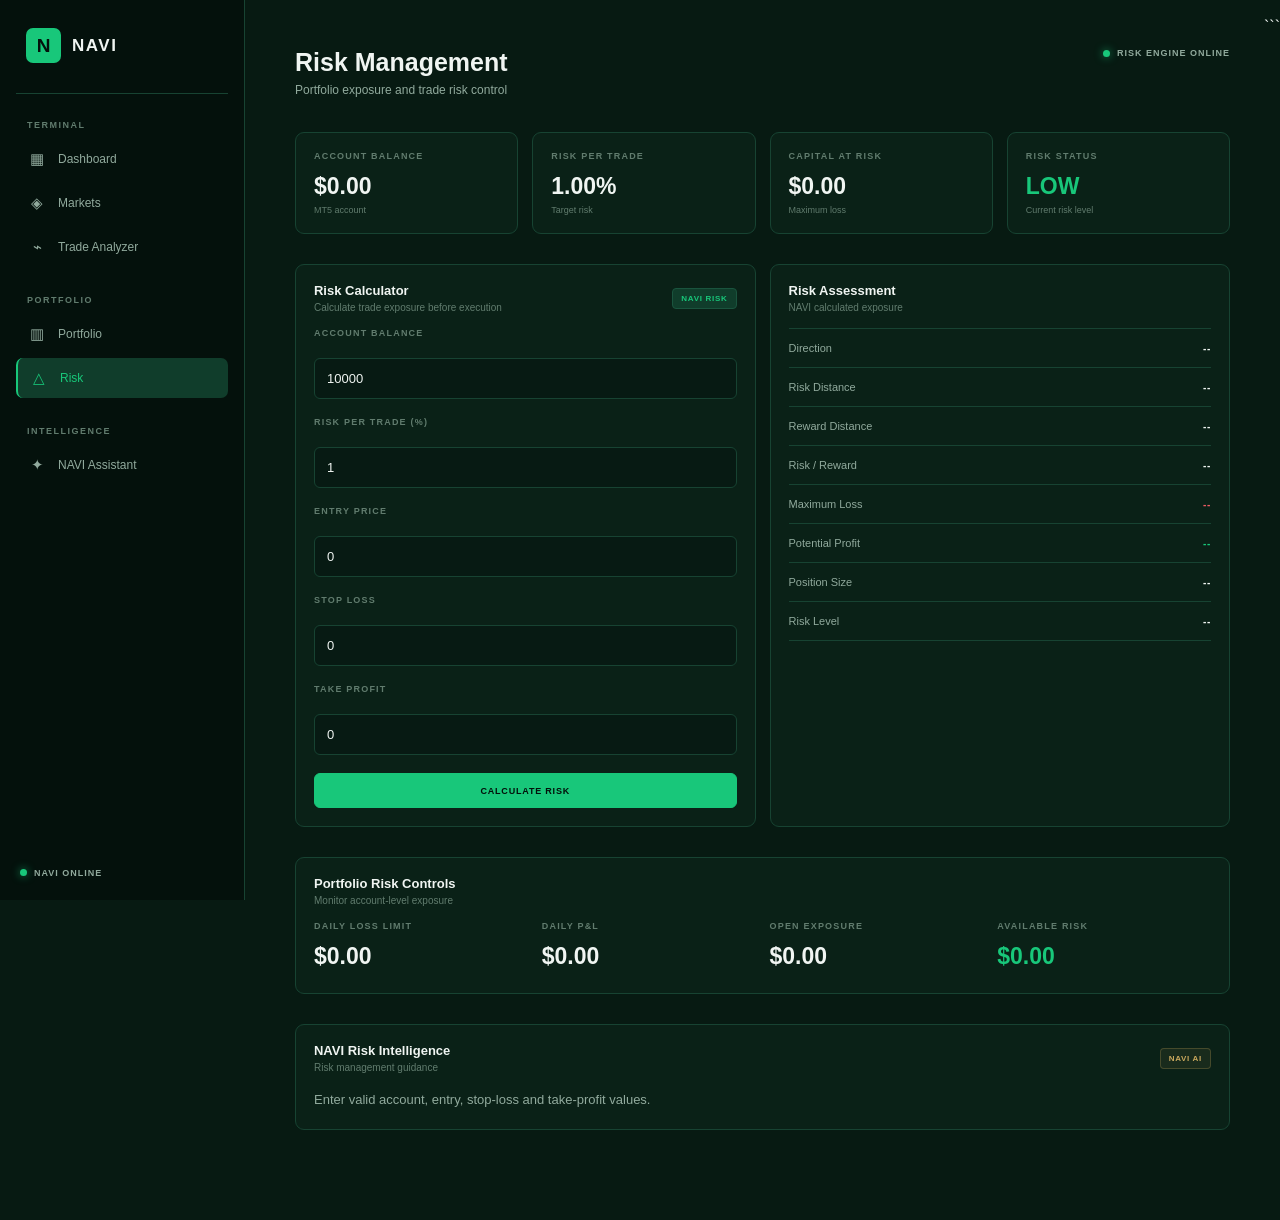
<file: risk.html>
<!DOCTYPE html>

<html lang="en">

<head>
    <meta charset="UTF-8">
    <meta name="viewport" content="width=device-width, initial-scale=1.0">

```
<title>NAVI | Risk Management</title>

<link rel="stylesheet" href="css/style.css">
```

</head>

<body>

<div class="app">

```
<!-- SIDEBAR -->
<aside class="sidebar">

    <div class="logo">
        <div class="logo-mark">N</div>
        <div class="logo-text">NAVI</div>
    </div>

    <div class="nav-section">

        <div class="nav-section-title">
            Terminal
        </div>

        <a href="index.html" class="nav-item">
            <span class="nav-icon">▦</span>
            Dashboard
        </a>

        <a href="markets.html" class="nav-item">
            <span class="nav-icon">◈</span>
            Markets
        </a>

        <a href="analyzer.html" class="nav-item">
            <span class="nav-icon">⌁</span>
            Trade Analyzer
        </a>

    </div>

    <div class="nav-section">

        <div class="nav-section-title">
            Portfolio
        </div>

        <a href="portfolio.html" class="nav-item">
            <span class="nav-icon">▥</span>
            Portfolio
        </a>

        <a href="risk.html" class="nav-item active">
            <span class="nav-icon">△</span>
            Risk
        </a>

    </div>

    <div class="nav-section">

        <div class="nav-section-title">
            Intelligence
        </div>

        <a href="ai.html" class="nav-item">
            <span class="nav-icon">✦</span>
            NAVI Assistant
        </a>

    </div>

    <div class="sidebar-status">

        <div class="connection-status">
            <span class="status-dot"></span>
            NAVI ONLINE
        </div>

    </div>

</aside>


<!-- MAIN CONTENT -->
<main class="content">

    <!-- HEADER -->
    <header class="topbar">

        <div>

            <button
                class="mobile-menu"
                onclick="toggleSidebar()"
            >
                ☰
            </button>

            <h1 class="page-title">
                Risk Management
            </h1>

            <p class="page-subtitle">
                Portfolio exposure and trade risk control
            </p>

        </div>

        <div class="connection-status">

            <span class="status-dot"></span>

            RISK ENGINE ONLINE

        </div>

    </header>


    <!-- RISK OVERVIEW -->
    <section class="section">

        <div class="grid grid-4">

            <div class="card">

                <div class="metric-label">
                    ACCOUNT BALANCE
                </div>

                <div
                    class="metric-value"
                    id="account-balance"
                >
                    $0.00
                </div>

                <div class="metric-small">
                    MT5 account
                </div>

            </div>


            <div class="card">

                <div class="metric-label">
                    RISK PER TRADE
                </div>

                <div
                    class="metric-value"
                    id="risk-display"
                >
                    1.00%
                </div>

                <div class="metric-small">
                    Target risk
                </div>

            </div>


            <div class="card">

                <div class="metric-label">
                    CAPITAL AT RISK
                </div>

                <div
                    class="metric-value"
                    id="capital-risk"
                >
                    $0.00
                </div>

                <div class="metric-small">
                    Maximum loss
                </div>

            </div>


            <div class="card">

                <div class="metric-label">
                    RISK STATUS
                </div>

                <div
                    class="metric-value positive"
                    id="risk-status"
                >
                    LOW
                </div>

                <div class="metric-small">
                    Current risk level
                </div>

            </div>

        </div>

    </section>


    <!-- RISK CALCULATOR -->
    <section class="section">

        <div class="grid grid-2">

            <!-- INPUTS -->
            <div class="card">

                <div class="card-header">

                    <div>

                        <div class="card-title">
                            Risk Calculator
                        </div>

                        <div class="card-subtitle">
                            Calculate trade exposure before execution
                        </div>

                    </div>

                    <span class="badge badge-green">
                        NAVI RISK
                    </span>

                </div>


                <div class="form-group">

                    <label class="metric-label">
                        ACCOUNT BALANCE
                    </label>

                    <input
                        id="balance-input"
                        type="number"
                        value="10000"
                        step="0.01"
                        class="navi-input"
                    >

                </div>


                <div class="form-group">

                    <label class="metric-label">
                        RISK PER TRADE (%)
                    </label>

                    <input
                        id="risk-input"
                        type="number"
                        value="1"
                        min="0.01"
                        step="0.1"
                        class="navi-input"
                    >

                </div>


                <div class="form-group">

                    <label class="metric-label">
                        ENTRY PRICE
                    </label>

                    <input
                        id="entry-input"
                        type="number"
                        value="0"
                        step="0.01"
                        class="navi-input"
                    >

                </div>


                <div class="form-group">

                    <label class="metric-label">
                        STOP LOSS
                    </label>

                    <input
                        id="stop-input"
                        type="number"
                        value="0"
                        step="0.01"
                        class="navi-input"
                    >

                </div>


                <div class="form-group">

                    <label class="metric-label">
                        TAKE PROFIT
                    </label>

                    <input
                        id="target-input"
                        type="number"
                        value="0"
                        step="0.01"
                        class="navi-input"
                    >

                </div>


                <button
                    class="btn btn-primary"
                    onclick="calculateRisk()"
                    style="width:100%;"
                >
                    CALCULATE RISK
                </button>

            </div>


            <!-- RESULTS -->
            <div class="card">

                <div class="card-header">

                    <div>

                        <div class="card-title">
                            Risk Assessment
                        </div>

                        <div class="card-subtitle">
                            NAVI calculated exposure
                        </div>

                    </div>

                </div>


                <div class="analysis-panel">

                    <div class="analysis-row">

                        <span class="analysis-label">
                            Direction
                        </span>

                        <span
                            class="analysis-value"
                            id="result-direction"
                        >
                            --
                        </span>

                    </div>


                    <div class="analysis-row">

                        <span class="analysis-label">
                            Risk Distance
                        </span>

                        <span
                            class="analysis-value"
                            id="result-risk-distance"
                        >
                            --
                        </span>

                    </div>


                    <div class="analysis-row">

                        <span class="analysis-label">
                            Reward Distance
                        </span>

                        <span
                            class="analysis-value"
                            id="result-reward-distance"
                        >
                            --
                        </span>

                    </div>


                    <div class="analysis-row">

                        <span class="analysis-label">
                            Risk / Reward
                        </span>

                        <span
                            class="analysis-value"
                            id="result-rr"
                        >
                            --
                        </span>

                    </div>


                    <div class="analysis-row">

                        <span class="analysis-label">
                            Maximum Loss
                        </span>

                        <span
                            class="analysis-value negative"
                            id="result-loss"
                        >
                            --
                        </span>

                    </div>


                    <div class="analysis-row">

                        <span class="analysis-label">
                            Potential Profit
                        </span>

                        <span
                            class="analysis-value positive"
                            id="result-profit"
                        >
                            --
                        </span>

                    </div>


                    <div class="analysis-row">

                        <span class="analysis-label">
                            Position Size
                        </span>

                        <span
                            class="analysis-value"
                            id="result-position"
                        >
                            --
                        </span>

                    </div>


                    <div class="analysis-row">

                        <span class="analysis-label">
                            Risk Level
                        </span>

                        <span
                            class="analysis-value"
                            id="result-level"
                        >
                            --
                        </span>

                    </div>

                </div>

            </div>

        </div>

    </section>


    <!-- DAILY RISK -->
    <section class="section">

        <div class="card">

            <div class="card-header">

                <div>

                    <div class="card-title">
                        Portfolio Risk Controls
                    </div>

                    <div class="card-subtitle">
                        Monitor account-level exposure
                    </div>

                </div>

            </div>


            <div class="grid grid-4">

                <div>

                    <div class="metric-label">
                        DAILY LOSS LIMIT
                    </div>

                    <div
                        class="metric-value"
                        id="daily-limit"
                    >
                        $0.00
                    </div>

                </div>


                <div>

                    <div class="metric-label">
                        DAILY P&L
                    </div>

                    <div
                        class="metric-value"
                        id="daily-pnl"
                    >
                        $0.00
                    </div>

                </div>


                <div>

                    <div class="metric-label">
                        OPEN EXPOSURE
                    </div>

                    <div
                        class="metric-value"
                        id="open-exposure"
                    >
                        $0.00
                    </div>

                </div>


                <div>

                    <div class="metric-label">
                        AVAILABLE RISK
                    </div>

                    <div
                        class="metric-value positive"
                        id="available-risk"
                    >
                        $0.00
                    </div>

                </div>

            </div>

        </div>

    </section>


    <!-- WARNING -->
    <section class="section">

        <div class="card">

            <div class="card-header">

                <div>

                    <div class="card-title">
                        NAVI Risk Intelligence
                    </div>

                    <div class="card-subtitle">
                        Risk management guidance
                    </div>

                </div>

                <span class="badge badge-gold">
                    NAVI AI
                </span>

            </div>


            <div
                id="risk-message"
                style="
                color:var(--text-secondary);
                font-size:13px;
                line-height:1.8;
                "
            >
                Enter your trade parameters and calculate
                the risk before placing the trade.
            </div>

        </div>

    </section>

</main>
```

</div>

<script>

/* ==========================================
   NAVI RISK ENGINE
========================================== */


function toggleSidebar() {

    document
        .querySelector(".sidebar")
        .classList
        .toggle("open");

}


/* ==========================================
   RISK CALCULATOR
========================================== */

function calculateRisk() {

    const balance =
        Number(
            document.getElementById(
                "balance-input"
            ).value
        );

    const riskPercent =
        Number(
            document.getElementById(
                "risk-input"
            ).value
        );

    const entry =
        Number(
            document.getElementById(
                "entry-input"
            ).value
        );

    const stop =
        Number(
            document.getElementById(
                "stop-input"
            ).value
        );

    const target =
        Number(
            document.getElementById(
                "target-input"
            ).value
        );


    if (
        balance <= 0 ||
        riskPercent <= 0 ||
        entry <= 0 ||
        stop <= 0 ||
        target <= 0
    ) {

        document.getElementById(
            "risk-message"
        ).textContent =
            "Enter valid account, entry, stop-loss and take-profit values.";

        return;

    }


    let direction;

    let riskDistance;

    let rewardDistance;


    /*
        LONG
        Stop < Entry < Target
    */

    if (
        stop < entry &&
        entry < target
    ) {

        direction = "LONG";

        riskDistance =
            entry - stop;

        rewardDistance =
            target - entry;

    }


    /*
        SHORT
        Target < Entry < Stop
    */

    else if (
        target < entry &&
        entry < stop
    ) {

        direction = "SHORT";

        riskDistance =
            stop - entry;

        rewardDistance =
            entry - target;

    }


    else {

        document.getElementById(
            "risk-message"
        ).textContent =
            "Invalid setup. LONG requires Stop Loss < Entry < Take Profit. SHORT requires Take Profit < Entry < Stop Loss.";

        return;

    }


    const riskAmount =
        balance *
        (riskPercent / 100);


    const riskReward =
        rewardDistance /
        riskDistance;


    const potentialProfit =
        riskAmount *
        riskReward;


    /*
        Simple price-distance
        position sizing.

        Broker contract specifications
        can change the actual lot size.
    */

    const positionSize =
        riskAmount /
        riskDistance;


    let riskLevel;


    if (riskPercent <= 1) {

        riskLevel = "LOW";

    }

    else if (riskPercent <= 2) {

        riskLevel = "MODERATE";

    }

    else if (riskPercent <= 5) {

        riskLevel = "HIGH";

    }

    else {

        riskLevel = "VERY HIGH";

    }


    /* ======================================
       UPDATE RESULTS
    ====================================== */

    document.getElementById(
        "account-balance"
    ).textContent =
        money(balance);


    document.getElementById(
        "risk-display"
    ).textContent =
        riskPercent.toFixed(2) + "%";


    document.getElementById(
        "capital-risk"
    ).textContent =
        money(riskAmount);


    document.getElementById(
        "risk-status"
    ).textContent =
        riskLevel;


    document.getElementById(
        "result-direction"
    ).textContent =
        direction;


    document.getElementById(
        "result-risk-distance"
    ).textContent =
        riskDistance.toFixed(4);


    document.getElementById(
        "result-reward-distance"
    ).textContent =
        rewardDistance.toFixed(4);


    document.getElementById(
        "result-rr"
    ).textContent =
        "1:" +
        riskReward.toFixed(2);


    document.getElementById(
        "result-loss"
    ).textContent =
        "-" +
        money(riskAmount);


    document.getElementById(
        "result-profit"
    ).textContent =
        "+" +
        money(potentialProfit);


    document.getElementById(
        "result-position"
    ).textContent =
        positionSize.toFixed(8);


    document.getElementById(
        "result-level"
    ).textContent =
        riskLevel;


    /*
        Example daily risk limit:
        3% of account balance.
    */

    const dailyLimit =
        balance * 0.03;


    document.getElementById(
        "daily-limit"
    ).textContent =
        money(dailyLimit);


    document.getElementById(
        "available-risk"
    ).textContent =
        money(
            dailyLimit -
            riskAmount
        );


    document.getElementById(
        "risk-message"
    ).textContent =
        buildRiskMessage(
            direction,
            riskPercent,
            riskReward,
            riskLevel,
            riskAmount
        );

}


/* ==========================================
   RISK MESSAGE
========================================== */

function buildRiskMessage(
    direction,
    riskPercent,
    riskReward,
    riskLevel,
    riskAmount
) {

    let message =
        "NAVI has identified a " +
        direction +
        " trade setup. ";


    message +=
        "The maximum planned loss is " +
        money(riskAmount) +
        ". ";


    message +=
        "The calculated risk/reward ratio is 1:" +
        riskReward.toFixed(2) +
        ". ";


    if (riskLevel === "VERY HIGH") {

        message +=
            "WARNING: The selected account risk is very high.";

    }

    else if (riskLevel === "HIGH") {

        message +=
            "WARNING: Account risk is elevated. Review the position before execution.";

    }

    else {

        message +=
            "Risk level is within the selected risk threshold.";

    }


    message +=
        " Actual broker position sizing may depend on contract size, tick value, pip value, leverage and instrument specifications.";


    return message;

}


/* ==========================================
   MONEY FORMAT
========================================== */

function money(
    value
) {

    return "$" +
        Number(value).toLocaleString(
            "en-US",
            {
                minimumFractionDigits: 2,
                maximumFractionDigits: 2
            }
        );

}


/* ==========================================
   INITIAL VALUES
========================================== */

calculateRisk();

</script>

<style>

.navi-input {

    width:100%;

    box-sizing:border-box;

    background:
        #071a13;

    border:
        1px solid var(--border);

    color:
        var(--text-primary);

    border-radius:
        6px;

    padding:
        12px;

    font-size:
        13px;

    outline:
        none;

    margin-top:
        8px;

}


.navi-input:focus {

    border-color:
        var(--green);

    box-shadow:
        0 0 0 1px
        rgba(24,199,122,0.15);

}


.form-group {

    margin-bottom:
        18px;

}


.navi-input::-webkit-outer-spin-button,
.navi-input::-webkit-inner-spin-button {

    -webkit-appearance:
        none;

    margin:
        0;

}


.navi-input[type=number] {

    -moz-appearance: textfield;
    appearance: textfield;

}

</style>

</body>

</html>
</file>
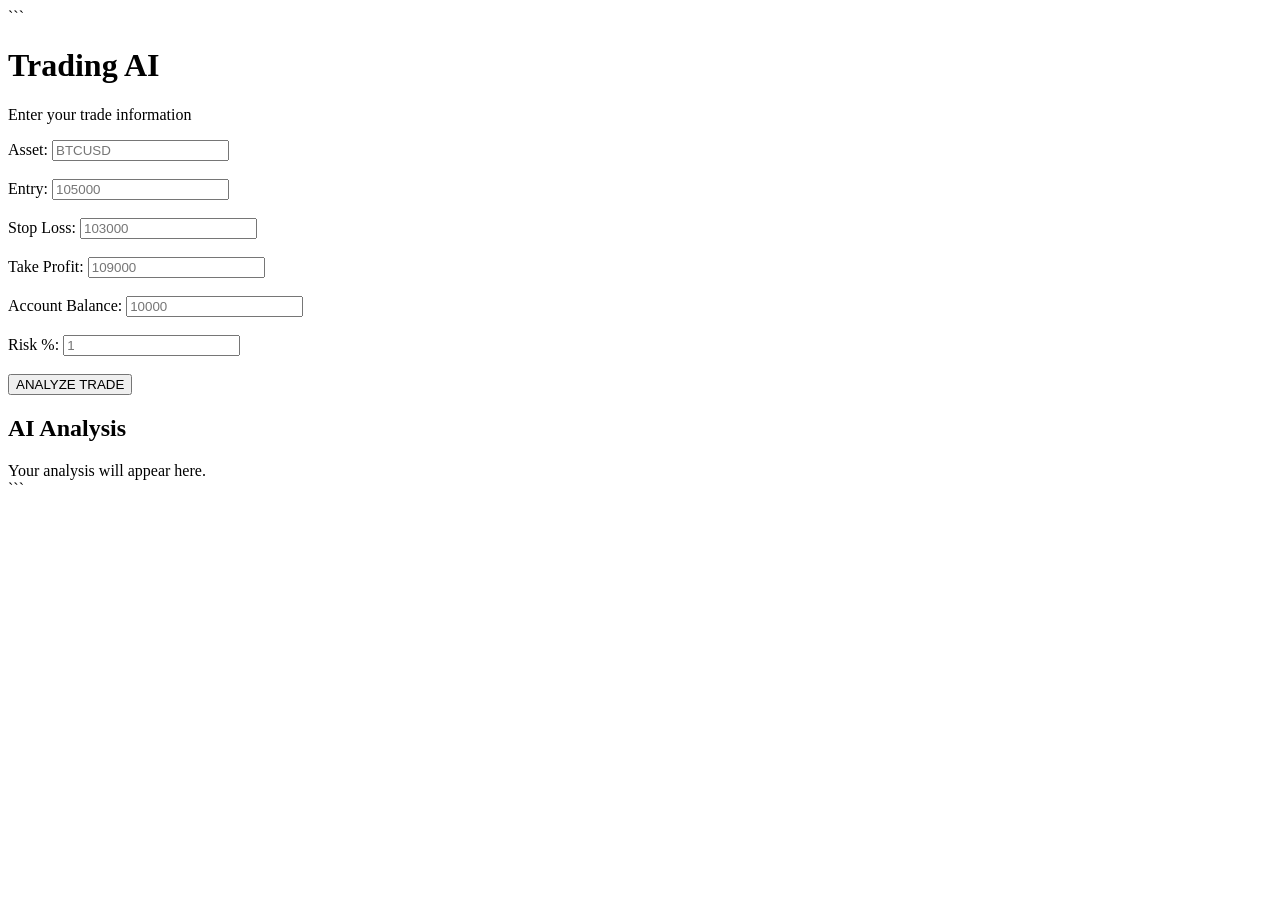
<file: Untitled-1.html>
<!DOCTYPE html>

<html>
<head>
    <title>Trading AI</title>
</head>

<body>

```
<h1>Trading AI</h1>

<p>Enter your trade information</p>

<label>Asset:</label>
<input type="text" id="asset" placeholder="BTCUSD">

<br><br>

<label>Entry:</label>
<input type="number" id="entry" placeholder="105000">

<br><br>

<label>Stop Loss:</label>
<input type="number" id="stopLoss" placeholder="103000">

<br><br>

<label>Take Profit:</label>
<input type="number" id="takeProfit" placeholder="109000">

<br><br>

<label>Account Balance:</label>
<input type="number" id="balance" placeholder="10000">

<br><br>

<label>Risk %:</label>
<input type="number" id="risk" placeholder="1">

<br><br>

<button onclick="analyzeTrade()">ANALYZE TRADE</button>

<h2>AI Analysis</h2>

<div id="result">
    Your analysis will appear here.
</div>

<script>
    async function analyzeTrade() {

        const trade = {
            asset: document.getElementById("asset").value,
            entry: Number(document.getElementById("entry").value),
            stop_loss: Number(document.getElementById("stopLoss").value),
            take_profit: Number(document.getElementById("takeProfit").value),
            balance: Number(document.getElementById("balance").value),
            risk: Number(document.getElementById("risk").value)
        };

        document.getElementById("result").innerText =
            "Analyzing...";

        try {

            const response = await fetch(
                "https://cyberspace.tail754c2f.ts.net/analyze",
                {
                    method: "POST",

                    headers: {
                        "Content-Type": "application/json"
                    },

                    body: JSON.stringify(trade)
                }
            );

            if (!response.ok) {
                throw new Error(
                    "Server returned " + response.status
                );
            }

            const data = await response.json();

            document.getElementById("result").innerText =
                data.analysis;

        } catch (error) {

            document.getElementById("result").innerText =
                "Error connecting to Trading AI backend.";

            console.error(error);
        }
    }
</script>
```

</body>
</html>
</file>
<file: css/style.css>
:root {
    --bg-main: #071a12;
    --bg-sidebar: #04110c;
    --bg-card: #0a2117;
    --bg-card-hover: #0e2b1e;

    --border: #174332;
    --border-light: #235b43;

    --green: #18c77a;
    --green-dark: #0d8f58;
    --green-soft: #103d2b;

    --gold: #c9a85d;

    --text-primary: #f0f5f2;
    --text-secondary: #91aa9d;
    --text-muted: #617c6e;

    --red: #ef5b63;

    --sidebar-width: 245px;
}

* {
    box-sizing: border-box;
    margin: 0;
    padding: 0;
}

html {
    scroll-behavior: smooth;
}

body {
    background: var(--bg-main);
    color: var(--text-primary);
    font-family: Arial, Helvetica, sans-serif;
    min-height: 100vh;
}

a {
    color: inherit;
    text-decoration: none;
}

button,
input,
select,
textarea {
    font-family: inherit;
}

.app {
    min-height: 100vh;
    display: flex;
}

/* SIDEBAR */

.sidebar {
    width: var(--sidebar-width);
    min-height: 100vh;

    position: fixed;
    top: 0;
    left: 0;
    bottom: 0;

    background: var(--bg-sidebar);
    border-right: 1px solid var(--border);

    padding: 24px 16px;

    z-index: 100;
}

.logo {
    display: flex;
    align-items: center;
    gap: 11px;

    padding: 4px 10px 30px;

    border-bottom: 1px solid var(--border);

    margin-bottom: 26px;
}

.logo-mark {
    width: 35px;
    height: 35px;

    display: flex;
    align-items: center;
    justify-content: center;

    background: var(--green);
    color: #04110c;

    font-size: 19px;
    font-weight: 800;

    border-radius: 7px;
}

.logo-text {
    font-size: 17px;
    font-weight: 800;
    letter-spacing: 1.5px;
}

.logo-text span {
    color: var(--green);
}

/* NAVIGATION */

.nav-section {
    margin-bottom: 28px;
}

.nav-section-title {
    color: var(--text-muted);

    font-size: 9px;
    font-weight: 700;

    letter-spacing: 1.5px;
    text-transform: uppercase;

    padding: 0 11px 9px;
}

.nav-item {
    display: flex;
    align-items: center;
    gap: 12px;

    padding: 11px 12px;
    margin-bottom: 4px;

    border-radius: 7px;

    color: var(--text-secondary);

    font-size: 12px;

    transition: 0.2s;
}

.nav-item:hover {
    background: var(--bg-card);
    color: var(--text-primary);
}

.nav-item.active {
    background: var(--green-soft);
    color: var(--green);

    border-left: 2px solid var(--green);
}

.nav-icon {
    width: 18px;
    text-align: center;
    font-size: 15px;
}

/* STATUS */

.sidebar-status {
    position: absolute;
    bottom: 20px;
    left: 20px;
    right: 20px;
}

.connection-status {
    display: inline-flex;
    align-items: center;
    gap: 7px;

    color: var(--text-secondary);

    font-size: 9px;
    letter-spacing: 1px;
    font-weight: 700;
}

.status-dot {
    width: 7px;
    height: 7px;

    border-radius: 50%;

    background: var(--green);

    box-shadow: 0 0 8px rgba(24, 199, 122, 0.7);
}

/* MAIN */

.content {
    margin-left: var(--sidebar-width);

    width: calc(100% - var(--sidebar-width));

    min-height: 100vh;

    padding: 30px 34px 60px;
}

/* TOP BAR */

.topbar {
    display: flex;
    align-items: flex-start;
    justify-content: space-between;

    gap: 20px;

    margin-bottom: 35px;
}

.page-title {
    font-size: 25px;
    font-weight: 700;

    margin-bottom: 6px;
}

.page-subtitle {
    color: var(--text-secondary);
    font-size: 12px;
}

.mobile-menu {
    display: none;

    background: transparent;

    border: 1px solid var(--border);

    color: var(--text-primary);

    padding: 7px 10px;

    border-radius: 6px;

    cursor: pointer;
}

/* SECTIONS */

.section {
    margin-bottom: 30px;
}

.card-header {
    display: flex;
    align-items: center;
    justify-content: space-between;

    gap: 15px;

    margin-bottom: 15px;
}

.card-title {
    font-size: 13px;
    font-weight: 700;
}

.card-subtitle {
    color: var(--text-muted);

    font-size: 10px;

    margin-top: 4px;
}

/* GRID */

.grid {
    display: grid;
    gap: 14px;
}

.grid-2 {
    grid-template-columns: repeat(2, minmax(0, 1fr));
}

.grid-4 {
    grid-template-columns: repeat(4, minmax(0, 1fr));
}

.grid-5 {
    grid-template-columns: repeat(5, minmax(0, 1fr));
}

/* CARDS */

.card {
    background: var(--bg-card);

    border: 1px solid var(--border);

    border-radius: 9px;

    padding: 18px;

    transition: 0.2s;
}

.card:hover {
    border-color: var(--border-light);
    background: var(--bg-card-hover);
}

/* MARKET */

.market-card {
    min-height: 125px;
    display: block;
}

.market-symbol {
    color: var(--text-secondary);

    font-size: 10px;
    font-weight: 700;

    letter-spacing: 1px;

    margin-bottom: 17px;
}

.market-price {
    color: var(--text-primary);

    font-size: 20px;
    font-weight: 700;

    margin-bottom: 7px;
}

.market-change {
    color: var(--text-muted);

    font-size: 10px;
    font-weight: 600;
}

/* COLORS */

.positive {
    color: var(--green) !important;
}

.negative {
    color: var(--red) !important;
}

.neutral {
    color: var(--text-secondary) !important;
}

/* METRICS */

.metric-label {
    color: var(--text-muted);

    font-size: 9px;

    letter-spacing: 1.2px;

    font-weight: 700;

    margin-bottom: 12px;
}

.metric-value {
    color: var(--text-primary);

    font-size: 23px;

    font-weight: 700;

    margin-bottom: 5px;
}

.metric-small {
    color: var(--text-muted);

    font-size: 9px;
}

/* ANALYSIS */

.analysis-panel {
    border-top: 1px solid var(--border);
}

.analysis-row {
    display: flex;

    align-items: center;
    justify-content: space-between;

    padding: 13px 0;

    border-bottom: 1px solid var(--border);
}

.analysis-label {
    color: var(--text-secondary);
    font-size: 11px;
}

.analysis-value {
    color: var(--text-primary);

    font-size: 10px;

    font-weight: 700;

    letter-spacing: 0.7px;
}

/* BUTTONS */

.btn {
    display: inline-flex;

    align-items: center;
    justify-content: center;

    min-height: 35px;

    padding: 0 15px;

    border-radius: 6px;

    font-size: 9px;

    font-weight: 700;

    letter-spacing: 0.8px;

    cursor: pointer;
}

.btn-primary {
    background: var(--green);

    color: #03110a;

    border: 1px solid var(--green);
}

.btn-primary:hover {
    background: #24d887;
}

.btn-secondary {
    background: transparent;

    color: var(--text-secondary);

    border: 1px solid var(--border);
}

.btn-secondary:hover {
    color: var(--green);
    border-color: var(--green);
}

/* BADGES */

.badge {
    display: inline-flex;

    align-items: center;

    padding: 5px 8px;

    border-radius: 4px;

    font-size: 8px;

    font-weight: 800;

    letter-spacing: 0.7px;
}

.badge-green {
    color: var(--green);

    background: var(--green-soft);

    border: 1px solid #1a543e;
}

.badge-gold {
    color: var(--gold);

    background: rgba(201, 168, 93, 0.08);

    border: 1px solid rgba(201, 168, 93, 0.25);
}

/* INPUTS */

input,
select,
textarea {
    width: 100%;

    background: #06130f;

    color: var(--text-primary);

    border: 1px solid var(--border);

    border-radius: 6px;

    padding: 11px 12px;

    outline: none;

    font-size: 12px;
}

input:focus,
select:focus,
textarea:focus {
    border-color: var(--green);
}

label {
    display: block;

    color: var(--text-secondary);

    font-size: 10px;

    font-weight: 600;

    margin-bottom: 7px;
}

/* SCROLLBAR */

::-webkit-scrollbar {
    width: 7px;
}

::-webkit-scrollbar-track {
    background: var(--bg-sidebar);
}

::-webkit-scrollbar-thumb {
    background: var(--border-light);

    border-radius: 10px;
}

::-webkit-scrollbar-thumb:hover {
    background: var(--green-dark);
}

/* MOBILE */

@media (max-width: 1100px) {

    .grid-5 {
        grid-template-columns:
            repeat(3, minmax(0, 1fr));
    }

    .grid-4 {
        grid-template-columns:
            repeat(2, minmax(0, 1fr));
    }
}

@media (max-width: 760px) {

    .sidebar {
        transform: translateX(-100%);

        transition:
            transform 0.25s ease;
    }

    .sidebar.open {
        transform: translateX(0);
    }

    .content {
        margin-left: 0;

        width: 100%;

        padding: 20px 16px 40px;
    }

    .mobile-menu {
        display: inline-block;
    }

    .grid-2 {
        grid-template-columns: 1fr;
    }

    .grid-5 {
        grid-template-columns:
            repeat(2, minmax(0, 1fr));
    }
}

@media (max-width: 450px) {

    .page-title {
        font-size: 21px;
    }

    .grid-5,
    .grid-4 {
        grid-template-columns: 1fr;
    }

    .card {
        padding: 15px;
    }

    .market-price {
        font-size: 19px;
    }
}
</file>
